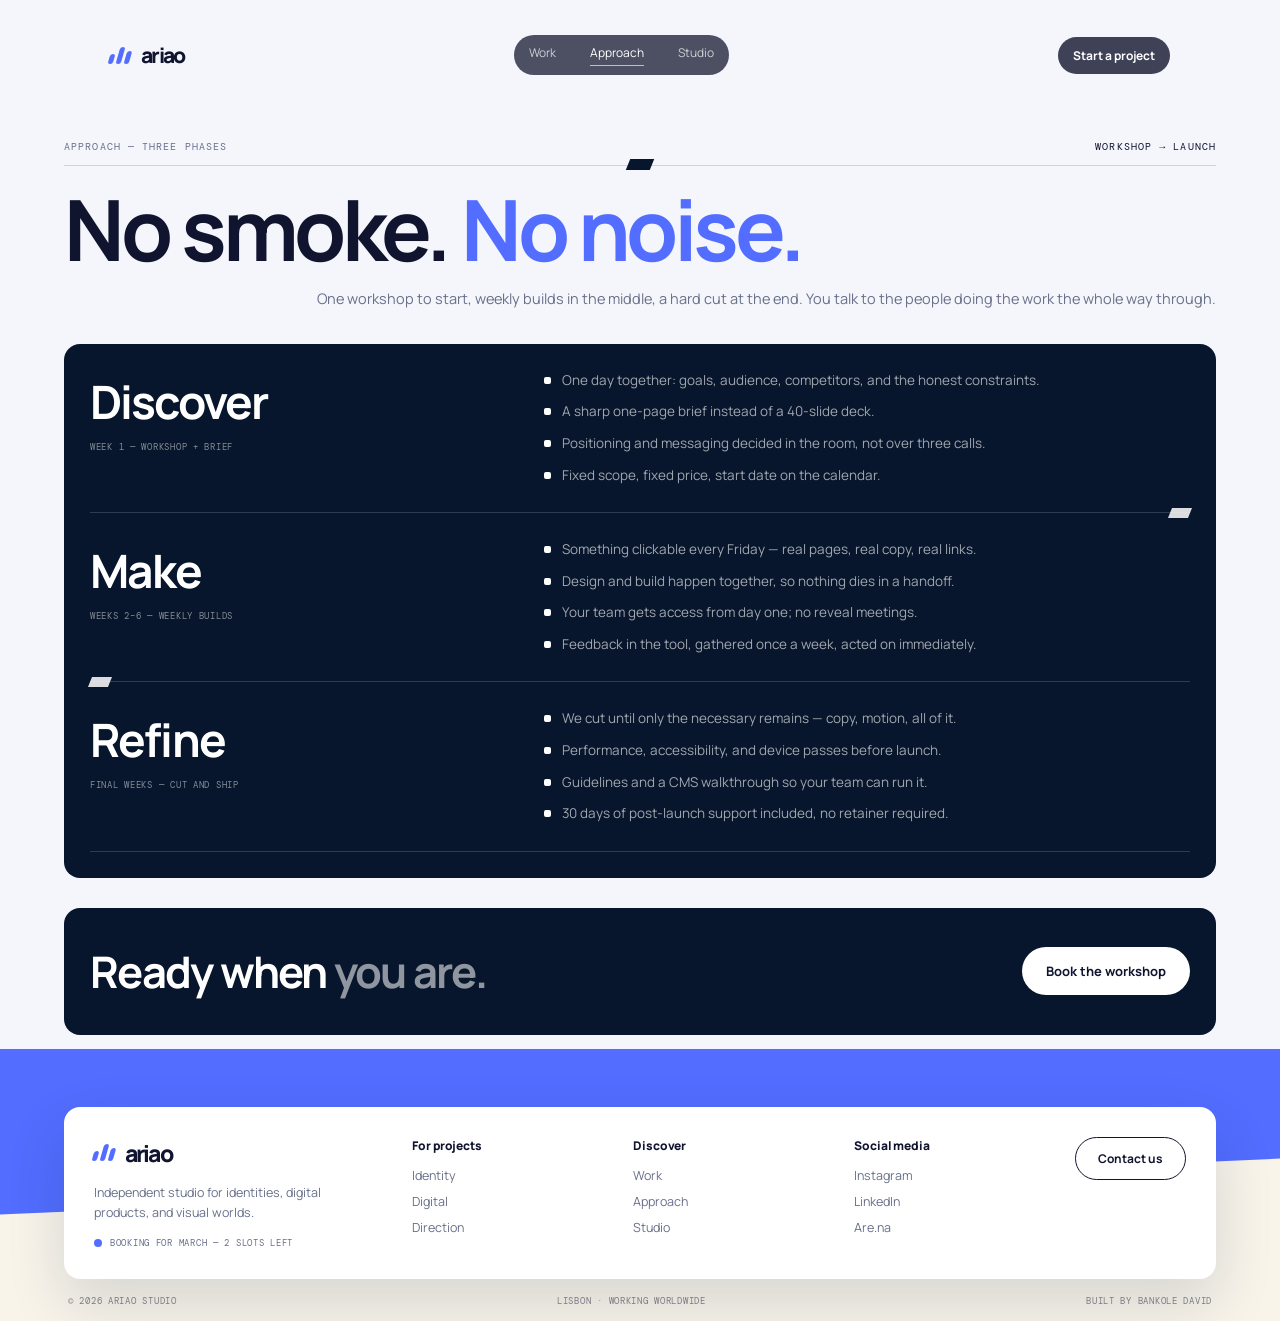
<file: approach.html>
<!doctype html>
<html lang="en">
  <head>
    <meta charset="UTF-8" />
    <meta name="viewport" content="width=device-width, initial-scale=1.0" />
    <meta name="description" content="How Ariao works — three phases, one team, no handoffs." />
    <title>Approach | Ariao</title>
    <link rel="preconnect" href="https://fonts.googleapis.com" />
    <link rel="preconnect" href="https://fonts.gstatic.com" crossorigin />
    <link href="https://fonts.googleapis.com/css2?family=DM+Mono:wght@400;500&family=Manrope:wght@400;500;600;700;800&display=swap" rel="stylesheet" />
    <link rel="stylesheet" href="styles.css" />
  </head>
  <body>
    <div class="scroll-progress" aria-hidden="true"></div>
    <header class="topbar page-topbar">
      <a class="logo" href="index.html"><span class="logo-symbol"><i></i><i></i><i></i></span>ariao</a>
      <input type="checkbox" id="nav-toggle" class="nav-toggle" aria-hidden="true" />
      <label for="nav-toggle" class="nav-burger" aria-label="Toggle navigation"><span></span><span></span><span></span></label>
      <nav aria-label="Primary navigation"><a href="work.html">Work</a><a class="is-current" href="approach.html">Approach</a><a href="studio.html">Studio</a></nav>
      <a class="contact-link" href="contact.html">Start a project</a>
    </header>

    <main>
      <section class="page-head reveal">
        <p class="kicker">Approach — three phases <span>Workshop → Launch</span></p>
        <h1>No smoke. <i>No noise.</i></h1>
        <p class="lede">One workshop to start, weekly builds in the middle, a hard cut at the end. You talk to the people doing the work the whole way through.</p>
      </section>

      <section class="phases reveal">
        <div class="phases-panel">
          <article class="phase">
          <div>
            <h3>Discover</h3>
            <span class="phase-tag">Week 1 — workshop + brief</span>
          </div>
          <ul>
            <li>One day together: goals, audience, competitors, and the honest constraints.</li>
            <li>A sharp one-page brief instead of a 40-slide deck.</li>
            <li>Positioning and messaging decided in the room, not over three calls.</li>
            <li>Fixed scope, fixed price, start date on the calendar.</li>
          </ul>
        </article>
        <article class="phase">
          <div>
            <h3>Make</h3>
            <span class="phase-tag">Weeks 2–6 — weekly builds</span>
          </div>
          <ul>
            <li>Something clickable every Friday — real pages, real copy, real links.</li>
            <li>Design and build happen together, so nothing dies in a handoff.</li>
            <li>Your team gets access from day one; no reveal meetings.</li>
            <li>Feedback in the tool, gathered once a week, acted on immediately.</li>
          </ul>
        </article>
        <article class="phase">
          <div>
            <h3>Refine</h3>
            <span class="phase-tag">Final weeks — cut and ship</span>
          </div>
          <ul>
            <li>We cut until only the necessary remains — copy, motion, all of it.</li>
            <li>Performance, accessibility, and device passes before launch.</li>
            <li>Guidelines and a CMS walkthrough so your team can run it.</li>
            <li>30 days of post-launch support included, no retainer required.</li>
          </ul>
        </article>
        </div>
      </section>

      <section class="cta-band reveal">
        <h2>Ready when <i>you are.</i></h2>
        <a class="cta-pill" href="contact.html">Book the workshop</a>
      </section>
    </main>

    <footer id="contact">
      <div class="ft-card">
        <div class="ft-brand">
          <a class="logo" href="index.html"><span class="logo-symbol"><i></i><i></i><i></i></span>ariao</a>
          <p>Independent studio for identities, digital products, and visual worlds.</p>
          <span class="ft-slot"><i></i>Booking for March — 2 slots left</span>
        </div>
        <div class="ft-col">
          <h4>For projects</h4>
          <a href="index.html#services">Identity</a>
          <a href="index.html#services">Digital</a>
          <a href="index.html#services">Direction</a>
        </div>
        <div class="ft-col">
          <h4>Discover</h4>
          <a href="work.html">Work</a>
          <a href="approach.html">Approach</a>
          <a href="studio.html">Studio</a>
        </div>
        <div class="ft-col">
          <h4>Social media</h4>
          <a href="#">Instagram</a>
          <a href="#">LinkedIn</a>
          <a href="#">Are.na</a>
        </div>
        <a class="ft-contact" href="mailto:hello@ariao.studio">Contact us</a>
      </div>
      <div class="ft-bottom"><span>© 2026 Ariao Studio</span><span>Lisbon · Working worldwide</span><span>Built by <a href="https://devolabanks.xyz">Bankole David</a></span></div>
    </footer>
    <button class="to-top" type="button" aria-label="Scroll to top"><span>0%</span></button>
    <script src="script.js"></script>
  </body>
</html>
</file>
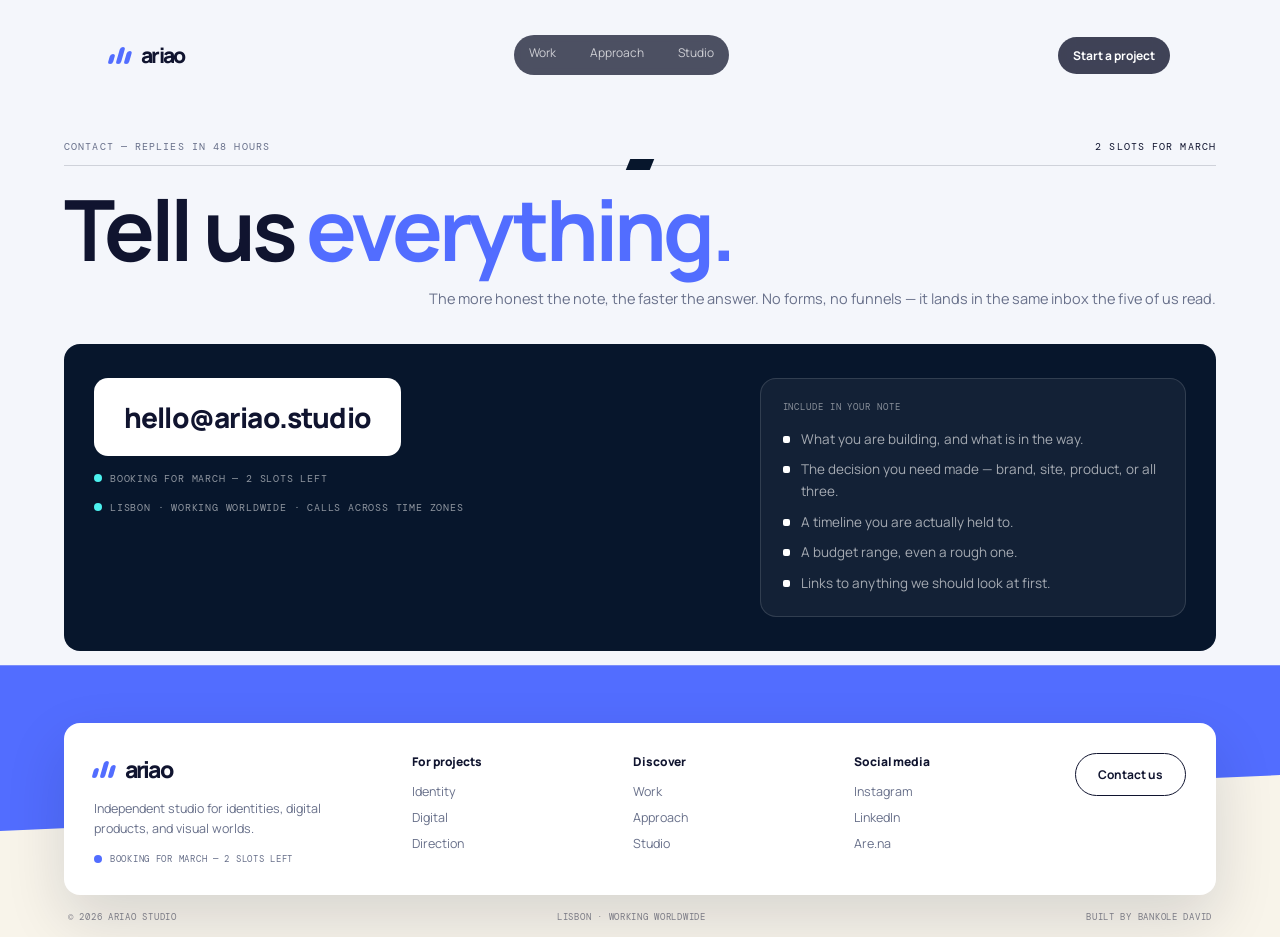
<file: contact.html>
<!doctype html>
<html lang="en">
  <head>
    <meta charset="UTF-8" />
    <meta name="viewport" content="width=device-width, initial-scale=1.0" />
    <meta name="description" content="Start a project with Ariao — replies in 48 hours." />
    <title>Contact | Ariao</title>
    <link rel="preconnect" href="https://fonts.googleapis.com" />
    <link rel="preconnect" href="https://fonts.gstatic.com" crossorigin />
    <link href="https://fonts.googleapis.com/css2?family=DM+Mono:wght@400;500&family=Manrope:wght@400;500;600;700;800&display=swap" rel="stylesheet" />
    <link rel="stylesheet" href="styles.css" />
  </head>
  <body>
    <div class="scroll-progress" aria-hidden="true"></div>
    <header class="topbar page-topbar">
      <a class="logo" href="index.html"><span class="logo-symbol"><i></i><i></i><i></i></span>ariao</a>
      <input type="checkbox" id="nav-toggle" class="nav-toggle" aria-hidden="true" />
      <label for="nav-toggle" class="nav-burger" aria-label="Toggle navigation"><span></span><span></span><span></span></label>
      <nav aria-label="Primary navigation"><a href="work.html">Work</a><a href="approach.html">Approach</a><a href="studio.html">Studio</a></nav>
      <a class="contact-link" href="contact.html">Start a project</a>
    </header>

    <main>
      <section class="page-head reveal">
        <p class="kicker">Contact — replies in 48 hours <span>2 slots for March</span></p>
        <h1>Tell us <i>everything.</i></h1>
        <p class="lede">The more honest the note, the faster the answer. No forms, no funnels — it lands in the same inbox the five of us read.</p>
      </section>

      <section class="contact-grid reveal">
        <div class="contact-panel">
          <div>
            <a class="contact-mail" href="mailto:hello@ariao.studio">hello@ariao.studio</a>
            <p class="contact-note"><i></i>Booking for March — 2 slots left</p>
            <p class="contact-note"><i></i>Lisbon · working worldwide · calls across time zones</p>
          </div>
          <aside class="contact-side">
            <h4>Include in your note</h4>
            <ul class="checklist">
              <li>What you are building, and what is in the way.</li>
              <li>The decision you need made — brand, site, product, or all three.</li>
              <li>A timeline you are actually held to.</li>
              <li>A budget range, even a rough one.</li>
              <li>Links to anything we should look at first.</li>
            </ul>
          </aside>
        </div>
      </section>
    </main>

    <footer id="contact">
      <div class="ft-card">
        <div class="ft-brand">
          <a class="logo" href="index.html"><span class="logo-symbol"><i></i><i></i><i></i></span>ariao</a>
          <p>Independent studio for identities, digital products, and visual worlds.</p>
          <span class="ft-slot"><i></i>Booking for March — 2 slots left</span>
        </div>
        <div class="ft-col">
          <h4>For projects</h4>
          <a href="index.html#services">Identity</a>
          <a href="index.html#services">Digital</a>
          <a href="index.html#services">Direction</a>
        </div>
        <div class="ft-col">
          <h4>Discover</h4>
          <a href="work.html">Work</a>
          <a href="approach.html">Approach</a>
          <a href="studio.html">Studio</a>
        </div>
        <div class="ft-col">
          <h4>Social media</h4>
          <a href="#">Instagram</a>
          <a href="#">LinkedIn</a>
          <a href="#">Are.na</a>
        </div>
        <a class="ft-contact" href="mailto:hello@ariao.studio">Contact us</a>
      </div>
      <div class="ft-bottom"><span>© 2026 Ariao Studio</span><span>Lisbon · Working worldwide</span><span>Built by <a href="https://devolabanks.xyz">Bankole David</a></span></div>
    </footer>
    <button class="to-top" type="button" aria-label="Scroll to top"><span>0%</span></button>
    <script src="script.js"></script>
  </body>
</html>
</file>
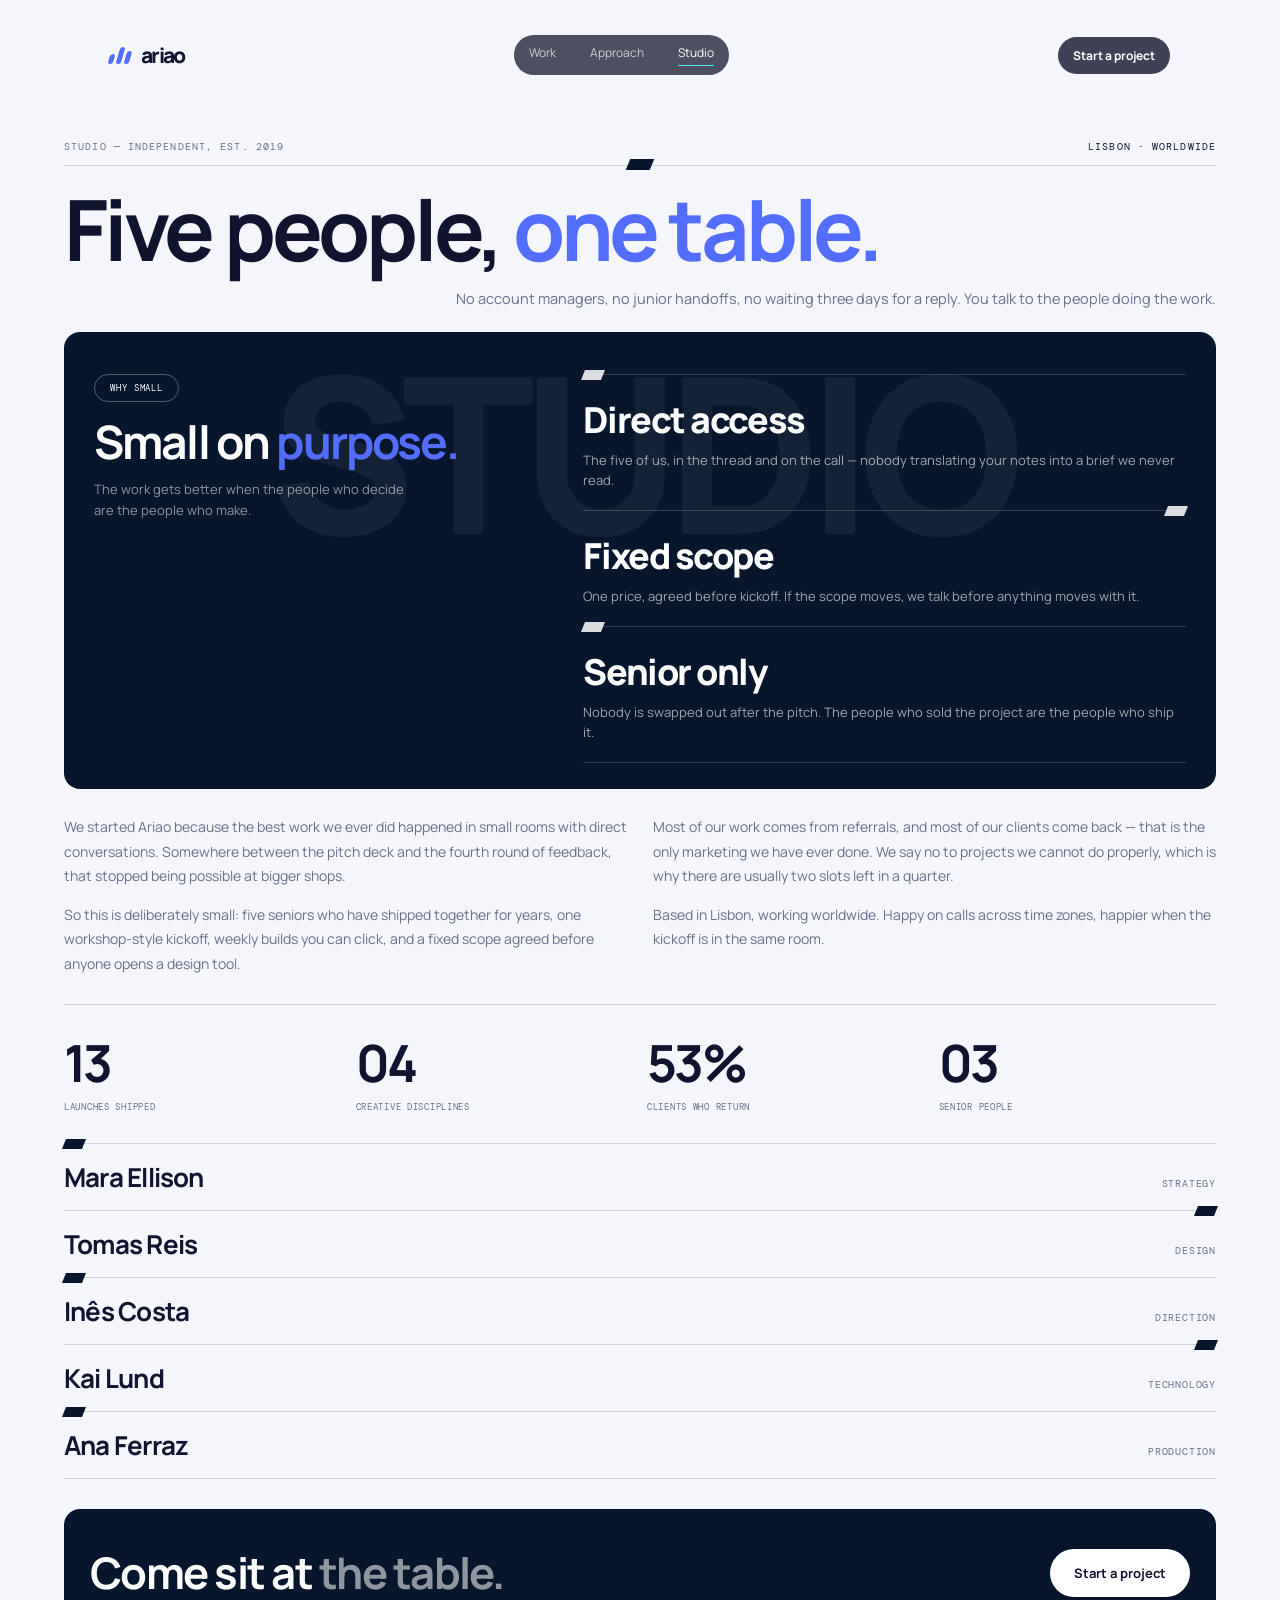
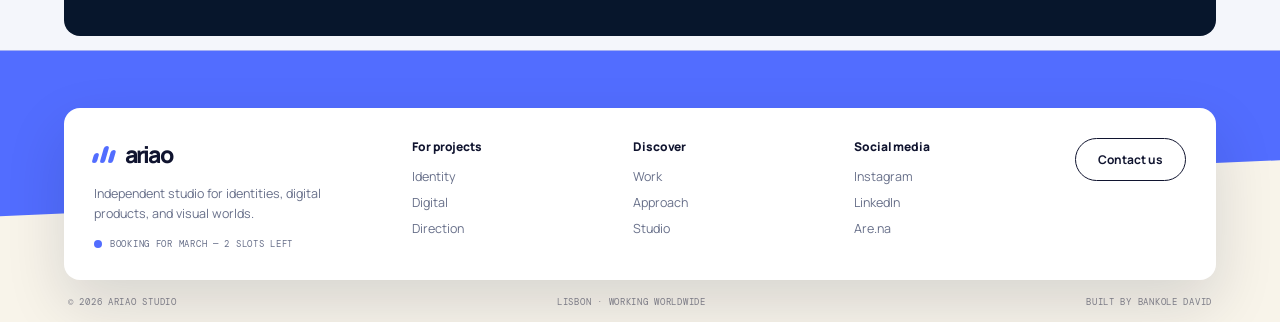
<file: studio.html>
<!doctype html>
<html lang="en">
  <head>
    <meta charset="UTF-8" />
    <meta name="viewport" content="width=device-width, initial-scale=1.0" />
    <meta name="description" content="About Ariao — five people, one table, no account managers." />
    <title>Studio | Ariao</title>
    <link rel="preconnect" href="https://fonts.googleapis.com" />
    <link rel="preconnect" href="https://fonts.gstatic.com" crossorigin />
    <link href="https://fonts.googleapis.com/css2?family=DM+Mono:wght@400;500&family=Manrope:wght@400;500;600;700;800&display=swap" rel="stylesheet" />
    <link rel="stylesheet" href="styles.css" />
  </head>
  <body>
    <div class="scroll-progress" aria-hidden="true"></div>
    <header class="topbar page-topbar">
      <a class="logo" href="index.html"><span class="logo-symbol"><i></i><i></i><i></i></span>ariao</a>
      <input type="checkbox" id="nav-toggle" class="nav-toggle" aria-hidden="true" />
      <label for="nav-toggle" class="nav-burger" aria-label="Toggle navigation"><span></span><span></span><span></span></label>
      <nav aria-label="Primary navigation"><a href="work.html">Work</a><a href="approach.html">Approach</a><a class="is-current" href="studio.html">Studio</a></nav>
      <a class="contact-link" href="contact.html">Start a project</a>
    </header>

    <main>
      <section class="page-head reveal">
        <p class="kicker">Studio — independent, est. 2019 <span>Lisbon · Worldwide</span></p>
        <h1>Five people, <i>one table.</i></h1>
        <p class="lede">No account managers, no junior handoffs, no waiting three days for a reply. You talk to the people doing the work.</p>
      </section>

      <section class="ap reveal">
        <div class="ap-panel">
          <span class="ap-word" aria-hidden="true">STUDIO</span>
          <div class="ap-body">
            <div class="ap-head">
              <p class="ap-pill">Why small</p>
              <h2>Small on <i>purpose.</i></h2>
              <p class="ap-sub">The work gets better when the people who decide are the people who make.</p>
            </div>
            <div class="ap-steps">
              <div class="ap-step">
                <div><span>Direct access</span><p>The five of us, in the thread and on the call — nobody translating your notes into a brief we never read.</p></div>
              </div>
              <div class="ap-step">
                <div><span>Fixed scope</span><p>One price, agreed before kickoff. If the scope moves, we talk before anything moves with it.</p></div>
              </div>
              <div class="ap-step">
                <div><span>Senior only</span><p>Nobody is swapped out after the pitch. The people who sold the project are the people who ship it.</p></div>
              </div>
            </div>
          </div>
        </div>
      </section>

      <section class="cols reveal">
        <div>
          <p>We started Ariao because the best work we ever did happened in small rooms with direct conversations. Somewhere between the pitch deck and the fourth round of feedback, that stopped being possible at bigger shops.</p>
          <p>So this is deliberately small: five seniors who have shipped together for years, one workshop-style kickoff, weekly builds you can click, and a fixed scope agreed before anyone opens a design tool.</p>
        </div>
        <div>
          <p>Most of our work comes from referrals, and most of our clients come back — that is the only marketing we have ever done. We say no to projects we cannot do properly, which is why there are usually two slots left in a quarter.</p>
          <p>Based in Lisbon, working worldwide. Happy on calls across time zones, happier when the kickoff is in the same room.</p>
        </div>
      </section>

      <section class="big-stats reveal">
        <div><b>24</b><span>launches shipped</span></div>
        <div><b>08</b><span>creative disciplines</span></div>
        <div><b>95%</b><span>clients who return</span></div>
        <div><b>05</b><span>senior people</span></div>
      </section>

      <section class="roster reveal">
        <div class="roster-row"><b>Mara Ellison</b><span>Strategy</span></div>
        <div class="roster-row"><b>Tomas Reis</b><span>Design</span></div>
        <div class="roster-row"><b>Inês Costa</b><span>Direction</span></div>
        <div class="roster-row"><b>Kai Lund</b><span>Technology</span></div>
        <div class="roster-row"><b>Ana Ferraz</b><span>Production</span></div>
      </section>

      <section class="cta-band reveal">
        <h2>Come sit at <i>the table.</i></h2>
        <a class="cta-pill" href="contact.html">Start a project</a>
      </section>
    </main>

    <footer id="contact">
      <div class="ft-card">
        <div class="ft-brand">
          <a class="logo" href="index.html"><span class="logo-symbol"><i></i><i></i><i></i></span>ariao</a>
          <p>Independent studio for identities, digital products, and visual worlds.</p>
          <span class="ft-slot"><i></i>Booking for March — 2 slots left</span>
        </div>
        <div class="ft-col">
          <h4>For projects</h4>
          <a href="index.html#services">Identity</a>
          <a href="index.html#services">Digital</a>
          <a href="index.html#services">Direction</a>
        </div>
        <div class="ft-col">
          <h4>Discover</h4>
          <a href="work.html">Work</a>
          <a href="approach.html">Approach</a>
          <a href="studio.html">Studio</a>
        </div>
        <div class="ft-col">
          <h4>Social media</h4>
          <a href="#">Instagram</a>
          <a href="#">LinkedIn</a>
          <a href="#">Are.na</a>
        </div>
        <a class="ft-contact" href="mailto:hello@ariao.studio">Contact us</a>
      </div>
      <div class="ft-bottom"><span>© 2026 Ariao Studio</span><span>Lisbon · Working worldwide</span><span>Built by <a href="https://devolabanks.xyz">Bankole David</a></span></div>
    </footer>
    <button class="to-top" type="button" aria-label="Scroll to top"><span>0%</span></button>
    <script src="script.js"></script>
  </body>
</html>
</file>
<file: styles.css>
:root {
  --text-primary: #10142f;
  --surface-dark: #07162c;
  --bg-page: #f4f6fb;
  --text-muted: #68708a;
  --accent-blue: #526dff;
  --accent-cyan: #4cf1ef;
  --accent-violet: #a88dff;
  --border-light: rgba(16, 20, 47, .16);
  --border-on-dark: rgba(255, 255, 255, .16);
}

* {
  box-sizing: border-box;
}

html {
  scroll-behavior: smooth;
}

body {
  margin: 0;
  background: var(--bg-page);
  color: var(--text-primary);
  font-family: Manrope, sans-serif;
}

a {
  color: inherit;
  text-decoration: none;
}

.scroll-progress {
  position: fixed;
  z-index: 20;
  top: 0;
  left: 0;
  width: 0;
  height: 3px;
  background: linear-gradient(90deg, var(--accent-blue), var(--accent-cyan));
  transition: width .08s linear;
}

/* ---------- Topbar (approved) ---------- */
.topbar {
  position: absolute;
  z-index: 10;
  top: 24px;
  left: 5vw;
  width: 90vw;
  height: 62px;
  padding: 0 3.5vw;
  display: flex;
  align-items: center;
  justify-content: space-between;
  color: #fff;
  font-size: 12px;
}

.logo {
  display: flex;
  align-items: center;
  gap: 10px;
  font-size: 21px;
  font-weight: 800;
  letter-spacing: -.08em;
}

.logo-symbol {
  display: flex;
  gap: 3px;
  align-items: end;
  transform: skew(-16deg);
}

.logo-symbol i {
  display: block;
  width: 5px;
  border-radius: 4px;
  background: var(--accent-blue);
}

.logo-symbol i:nth-child(1) {
  height: 10px;
}

.logo-symbol i:nth-child(2) {
  height: 17px;
}

.logo-symbol i:nth-child(3) {
  height: 13px;
}

nav {
  display: flex;
  gap: 34px;
  padding: 9px 15px;
  border-radius: 999px;
  background: rgba(12, 16, 40, .72);
  color: rgba(255, 255, 255, .72);
  backdrop-filter: blur(8px);
}

nav a:hover {
  color: #fff;
}

.contact-link {
  padding: 10px 15px;
  border-radius: 999px;
  background: rgba(12, 16, 40, .78);
  font-weight: 700;
  backdrop-filter: blur(8px);
}

.nav-toggle,
.nav-burger {
  display: none;
}

/* ---------- Hero (approved) ---------- */
.hero {
  margin: 24px 5vw 0;
  height: calc(100vh - 48px);
  min-height: 620px;
  display: grid;
  grid-template-columns: 43% 57%;
  border-radius: 16px;
  overflow: hidden;
  animation: hero-in .8s cubic-bezier(.2, .75, .25, 1) both;
}

.hero-intro {
  padding: clamp(120px, 18vh, 175px) 8vw 35px 5vw;
  background: var(--text-primary);
  color: #fff;
}

.kicker {
  margin: 0;
  font: 10px "DM Mono", monospace;
  letter-spacing: .11em;
  text-transform: uppercase;
  color: var(--text-muted);
}

.hero .kicker {
  color: rgba(255, 255, 255, .56);
}

h1 {
  margin: clamp(28px, 5vh, 43px) 0 25px;
  font-size: clamp(58px, 7.4vw, 108px);
  line-height: .86;
  letter-spacing: -.1em;
}

h1 span,
h2 i {
  font-style: normal;
  color: var(--accent-blue);
}

.hero-description {
  max-width: 285px;
  color: rgba(255, 255, 255, .62);
  font-size: 14px;
  line-height: 1.7;
}

.hero-actions {
  display: flex;
  align-items: center;
  gap: 25px;
}

.pill-link {
  display: inline-flex;
  align-items: center;
  gap: 24px;
  margin-top: 28px;
  padding: 14px 18px;
  border: 1px solid rgba(255, 255, 255, .3);
  border-radius: 999px;
  font-size: 11px;
  transition: background .25s, transform .25s;
}

.pill-link:hover {
  background: var(--accent-blue);
  transform: translateY(-3px);
}

.pill-link span {
  color: var(--accent-blue);
  font-size: 17px;
}

.hero-work-link {
  margin-top: 28px;
  color: rgba(255, 255, 255, .58);
  font: 10px "DM Mono", monospace;
  text-transform: uppercase;
}

.hero-stats {
  display: flex;
  gap: 34px;
  margin-top: clamp(35px, 7vh, 72px);
}

.hero-stats div {
  display: grid;
  gap: 5px;
}

.hero-stats strong {
  font-size: 22px;
  letter-spacing: -.07em;
}

.hero-stats span {
  font: 9px "DM Mono", monospace;
  color: rgba(255, 255, 255, .5);
  text-transform: uppercase;
}

.hero-visual {
  position: relative;
  overflow: hidden;
  background: #dbe1f3;
}

.hero-visual:after {
  content: "";
  position: absolute;
  inset: 0;
  background: linear-gradient(180deg, rgba(70, 81, 160, .05), rgba(14, 20, 59, .17));
}

.hero-visual img {
  width: 100%;
  height: 108%;
  object-fit: cover;
  object-position: 63% center;
  mix-blend-mode: multiply;
  animation: visual-drift 12s ease-in-out infinite alternate;
}

.visual-stack {
  position: absolute;
  z-index: 2;
  left: 7%;
  top: 54%;
  width: 235px;
  display: grid;
  gap: 10px;
}

.visual-caption {
  padding: 14px 17px;
  border-left: 2px solid var(--accent-cyan);
  background: rgba(244, 246, 251, .82);
  backdrop-filter: blur(8px);
  display: grid;
  gap: 9px;
  color: var(--text-primary);
}

.visual-caption span {
  font: 9px "DM Mono", monospace;
  text-transform: uppercase;
  color: var(--text-muted);
}

.visual-caption strong {
  font-size: 14px;
}

.visual-caption em {
  color: var(--accent-blue);
  font-style: normal;
}

.floating-card {
  display: flex;
  align-items: center;
  gap: 10px;
  width: 100%;
  padding: 12px 17px;
  border: 1px solid rgba(255, 255, 255, .65);
  border-radius: 4px;
  background: rgba(248, 249, 255, .78);
  box-shadow: 0 8px 25px rgba(34, 38, 93, .1);
  backdrop-filter: blur(10px);
  color: var(--text-primary);
}

.floating-card .card-icon {
  display: grid;
  place-items: center;
  width: 25px;
  height: 25px;
  border-radius: 3px;
  background: rgba(82, 114, 255, .12);
  color: var(--accent-blue);
}

.floating-card span:not(.card-icon) {
  display: grid;
  gap: 3px;
}

.floating-card b {
  font-size: 10px;
}

.floating-card small {
  font: 8px "DM Mono", monospace;
  color: var(--text-muted);
}

.card-digital .card-icon {
  background: rgba(168, 141, 255, .13);
  color: var(--accent-violet);
}

/* ---------- Collaborators (approved) ---------- */
.collaborators {
  display: flex;
  align-items: center;
  justify-content: space-between;
  padding: 28px 5vw;
  border-bottom: 1px solid var(--border-light);
  font-size: 15px;
  color: #747b90;
}

.collaborators>span {
  font: 9px "DM Mono", monospace;
  text-transform: uppercase;
  color: var(--text-muted);
}

.collaborators strong {
  font-weight: 700;
  letter-spacing: -.05em;
}

.collaborators small {
  color: var(--accent-blue);
  font-size: 9px;
  vertical-align: top;
}

/* ---------- Shared section shell ---------- */
.st,
.sv,
.wk,
.ap {
  padding: 14px 5vw 0;
}

.reveal {
  opacity: 0;
  transform: translateY(35px);
  transition: opacity .8s ease, transform .8s cubic-bezier(.2, .75, .25, 1);
}

.reveal.is-visible {
  opacity: 1;
  transform: none;
}

/* ---------- Statement (inspo: giant type, inline image, proof row) ---------- */
.st {
  padding-top: 46px;
}

.st-kicker {
  display: flex;
  justify-content: space-between;
  gap: 12px;
  margin: 0 0 22px;
  padding-bottom: 12px;
  font: 10px "DM Mono", monospace;
  letter-spacing: .1em;
  text-transform: uppercase;
  color: var(--text-muted);
}

.st-kicker span {
  color: var(--text-primary);
}

.st-title {
  margin: 0;
  font-size: clamp(34px, 5.4vw, 74px);
  font-weight: 800;
  line-height: .98;
  letter-spacing: -.05em;
}

.st-title>span {
  display: block;
}

.st-faint {
  color: #aeb5c9;
}

.st-inline {
  display: inline-block;
  width: clamp(74px, 9vw, 130px);
  height: clamp(38px, 4.6vw, 64px);
  object-fit: cover;
  border-radius: 999px;
  vertical-align: middle;
  margin: 0 6px;
  transform: translateY(-4px);
}

.st-row {
  display: grid;
  grid-template-columns: 1.4fr auto auto;
  gap: 26px;
  align-items: end;
  margin-top: 30px;
  padding-top: 16px;
  border-top: 1px solid var(--border-light);
}

.st-row>p {
  max-width: 430px;
  margin: 0;
  font-size: 13.5px;
  line-height: 1.65;
  color: var(--text-muted);
}

.st-stats {
  display: flex;
  gap: 22px;
}

.st-stats>span {
  display: grid;
  gap: 3px;
}

.st-stats b {
  font-size: 26px;
  letter-spacing: -.05em;
}

.st-stats small,
.st-book small {
  font: 9px "DM Mono", monospace;
  text-transform: uppercase;
  letter-spacing: .08em;
  color: var(--text-muted);
}

.st-book {
  display: grid;
  gap: 7px;
  justify-items: end;
  text-align: right;
}

.st-cta {
  display: inline-block;
  padding: 12px 20px;
  border-radius: 999px;
  background: var(--text-primary);
  color: #fff;
  font-size: 12px;
  font-weight: 700;
  transition: background .2s, transform .2s;
}

.st-cta:hover {
  background: var(--accent-blue);
  transform: translateY(-2px);
}

/* ---------- Services (inspo: feature card grid) ---------- */
.sv-panel {
  border: 1px solid var(--border-light);
  border-radius: 16px;
  background: #fff;
  padding: 18px;
}

.sv-head {
  display: flex;
  align-items: center;
  justify-content: space-between;
  gap: 12px;
  padding-bottom: 14px;
}

.sv-cta {
  padding: 10px 17px;
  border-radius: 999px;
  background: var(--text-primary);
  color: #fff;
  font: 10px "DM Mono", monospace;
  text-transform: uppercase;
  letter-spacing: .08em;
  transition: background .2s;
}

.sv-cta:hover {
  background: var(--accent-blue);
}

.sv-feat {
  display: grid;
  grid-template-columns: 300px 1fr;
  gap: 20px;
  margin-top: 16px;
  padding-bottom: 16px;
  border-bottom: 1px solid var(--border-light);
}

.sv-feat img {
  width: 100%;
  height: 190px;
  object-fit: cover;
  border-radius: 10px;
  display: block;
}

.sv-feat h3,
.sv-duo h3 {
  margin: 0 0 7px;
  font-size: 24px;
  letter-spacing: -.04em;
}

.sv-feat p,
.sv-duo p {
  margin: 0;
  font-size: 13px;
  line-height: 1.6;
  color: var(--text-muted);
}

.sv-feat span,
.sv-duo span {
  display: block;
  margin-top: 10px;
  font: 9px "DM Mono", monospace;
  text-transform: uppercase;
  letter-spacing: .08em;
  color: var(--text-muted);
}

.sv-duo {
  display: grid;
  grid-template-columns: 1fr 1fr;
  gap: 20px;
  margin-top: 16px;
}

.sv-duo article {
  padding-right: 20px;
  border-right: 1px solid var(--border-light);
}

.sv-duo article:last-child {
  border-right: 0;
  padding-right: 0;
}

/* ---------- Work (inspo: full-bleed cover, giant wordmark, floating chips) ---------- */
.wk-panel {
  border: 1px solid var(--border-light);
  border-radius: 16px;
  overflow: hidden;
  background: #fff;
}

.wk-cover {
  position: relative;
  height: min(56vw, 480px);
  overflow: hidden;
  background: var(--surface-dark);
}

.wk-cover>img {
  width: 100%;
  height: 100%;
  object-fit: cover;
  display: block;
  transition: transform .5s;
}

.wk-cover:hover>img {
  transform: scale(1.03);
}

.wk-giant {
  position: absolute;
  top: 2px;
  left: 0;
  right: 0;
  text-align: center;
  font-size: clamp(70px, 13vw, 180px);
  font-weight: 800;
  letter-spacing: -.06em;
  line-height: 1;
  color: rgba(255, 255, 255, .9);
  pointer-events: none;
  user-select: none;
  mix-blend-mode: overlay;
}

.wk-chip {
  position: absolute;
  z-index: 2;
  top: 16px;
  display: flex;
  align-items: center;
  gap: 8px;
  padding: 9px 13px;
  border-radius: 10px;
  background: rgba(244, 246, 251, .94);
  backdrop-filter: blur(6px);
  font: 9px "DM Mono", monospace;
  text-transform: uppercase;
  letter-spacing: .08em;
}

.wk-chip b {
  font-size: 17px;
  letter-spacing: -.04em;
}

.wk-chip small {
  color: var(--text-muted);
}

.wk-chip-a {
  left: 16px;
}

.wk-chip-b {
  right: 16px;
}

.wk-cover h2 {
  position: absolute;
  z-index: 2;
  left: 24px;
  bottom: 18px;
  margin: 0;
  font-size: clamp(34px, 5vw, 64px);
  line-height: .95;
  letter-spacing: -.05em;
  color: #fff;
}

.wk-cover h2 i {
  color: #fff;
  opacity: .55;
}

.wk-meta {
  display: flex;
  align-items: center;
  justify-content: space-between;
  gap: 14px;
  padding: 13px 20px;
  font: 10px "DM Mono", monospace;
  text-transform: uppercase;
  letter-spacing: .08em;
  color: var(--text-muted);
}

.wk-meta a {
  padding: 9px 16px;
  border-radius: 999px;
  background: var(--text-primary);
  color: #fff;
  transition: background .2s;
}

.wk-meta a:hover {
  background: var(--accent-blue);
}

/* ---------- Approach (deep navy panel, giant ghost wordmark, editorial split, hairline step rows) ---------- */
.ap-panel {
  position: relative;
  overflow: hidden;
  background: #07162c;
  color: #fff;
  border-radius: 16px;
  padding: 42px 30px 26px;
}

.ap-word {
  position: absolute;
  top: 10px;
  left: 50%;
  transform: translateX(-50%);
  font-size: clamp(96px, 17vw, 230px);
  font-weight: 800;
  letter-spacing: -.06em;
  line-height: 1;
  color: rgba(255, 255, 255, .055);
  pointer-events: none;
  user-select: none;
  white-space: nowrap;
}

.ap-body {
  position: relative;
  z-index: 1;
  display: grid;
  grid-template-columns: .85fr 1.15fr;
  gap: 44px;
  align-items: start;
}

.ap-pill {
  display: inline-block;
  margin: 0;
  padding: 7px 15px;
  border: 1px solid rgba(255, 255, 255, .3);
  border-radius: 999px;
  font: 9px "DM Mono", monospace;
  text-transform: uppercase;
  letter-spacing: .1em;
}

.ap-panel h2 {
  margin: 16px 0 0;
  font-size: clamp(28px, 3.6vw, 48px);
  line-height: 1.02;
  letter-spacing: -.04em;
}

.ap-sub {
  max-width: 330px;
  margin: 14px 0 0;
  font-size: 13px;
  line-height: 1.6;
  color: rgba(255, 255, 255, .55);
}

.ap-steps {
  position: relative;
  z-index: 1;
}

.ap-step {
  padding: 20px 0;
  border-top: 1px solid rgba(255, 255, 255, .16);
  transition: padding-left .25s, background .25s;
}

.ap-step:last-child {
  border-bottom: 1px solid rgba(255, 255, 255, .16);
}

.ap-step:hover {
  padding-left: 12px;
  background: rgba(255, 255, 255, .04);
}

.ap-step span {
  display: block;
  font-size: clamp(24px, 2.8vw, 38px);
  font-weight: 800;
  letter-spacing: -.04em;
}

.ap-step p {
  margin: 6px 0 0;
  font-size: 13px;
  line-height: 1.55;
  color: rgba(255, 255, 255, .62);
}

.ap-proof {
  position: relative;
  z-index: 1;
  display: flex;
  align-items: center;
  gap: 16px;
  margin-top: 14px;
  padding: 12px 16px;
  border-radius: 12px;
  background: #fff;
  color: var(--text-primary);
  text-align: left;
  box-shadow: 0 18px 40px rgba(0, 0, 0, .28);
}

.ap-proof img {
  width: 44px;
  height: 44px;
  object-fit: cover;
  border-radius: 10px;
  flex: none;
}

.ap-who,
.ap-num {
  display: grid;
  gap: 2px;
}

.ap-who {
  flex: 1;
}

.ap-who b,
.ap-num b {
  font-size: 13px;
  letter-spacing: -.02em;
}

.ap-who small,
.ap-num small {
  font: 9px "DM Mono", monospace;
  text-transform: uppercase;
  letter-spacing: .08em;
  color: var(--text-muted);
}

.ap-proof>a {
  margin-left: auto;
  padding: 11px 17px;
  border-radius: 999px;
  background: var(--text-primary);
  color: #fff;
  font-size: 11px;
  font-weight: 700;
  white-space: nowrap;
  transition: background .2s;
}

.ap-proof>a:hover {
  background: var(--accent-blue);
}

/* ---------- Footer (inspo: floating white card + link columns over slanted blue block on cream) ---------- */
footer {
  position: relative;
  overflow: hidden;
  margin-top: 14px;
  padding: 58px 5vw 14px;
  background: #f8f4ea;
}

footer::before {
  content: "";
  position: absolute;
  top: 0;
  left: -4%;
  width: 108%;
  height: 168px;
  background: var(--accent-blue);
  clip-path: polygon(0 0, 100% 0, 100% 64%, 0 100%);
}

.ft-card {
  position: relative;
  z-index: 1;
  display: grid;
  grid-template-columns: 1.5fr repeat(3, 1fr) auto;
  gap: 26px;
  align-items: start;
  padding: 30px;
  border-radius: 16px;
  background: #fff;
  box-shadow: 0 24px 60px rgba(16, 20, 47, .14);
}

.ft-brand .logo {
  color: var(--text-primary);
  font-size: 23px;
}

.ft-brand p {
  max-width: 230px;
  margin: 14px 0 0;
  font-size: 12.5px;
  line-height: 1.6;
  color: var(--text-muted);
}

.ft-slot {
  display: flex;
  align-items: center;
  gap: 8px;
  margin-top: 14px;
  font: 9px "DM Mono", monospace;
  text-transform: uppercase;
  letter-spacing: .08em;
  color: var(--text-muted);
}

.ft-slot i {
  width: 8px;
  height: 8px;
  border-radius: 50%;
  background: var(--accent-blue);
  animation: slot-pulse 1.6s ease-in-out infinite;
}

@keyframes slot-pulse {
  50% {
    opacity: .3;
  }
}

.ft-col {
  display: grid;
  gap: 9px;
  align-content: start;
}

.ft-col h4 {
  margin: 0 0 4px;
  font-size: 12px;
  font-weight: 800;
  letter-spacing: -.01em;
  color: var(--text-primary);
}

.ft-col a {
  font-size: 12.5px;
  color: var(--text-muted);
  transition: color .2s;
}

.ft-col a:hover {
  color: var(--accent-blue);
}

.ft-contact {
  display: inline-block;
  padding: 12px 22px;
  border: 1px solid var(--text-primary);
  border-radius: 999px;
  background: #fff;
  color: var(--text-primary);
  font-size: 12px;
  font-weight: 700;
  white-space: nowrap;
  transition: background .2s, color .2s;
}

.ft-contact:hover {
  background: var(--text-primary);
  color: #fff;
}

.ft-bottom {
  position: relative;
  z-index: 1;
  display: flex;
  justify-content: space-between;
  gap: 12px;
  padding: 16px 4px 0;
  font: 9px "DM Mono", monospace;
  text-transform: uppercase;
  letter-spacing: .08em;
  color: rgba(16, 20, 47, .5);
}

/* ---------- Motion ---------- */
@keyframes hero-in {
  from {
    opacity: 0;
    transform: translateY(18px);
  }

  to {
    opacity: 1;
    transform: none;
  }
}

@keyframes visual-drift {
  from {
    transform: scale(1);
  }

  to {
    transform: scale(1.045) translate3d(-1%, 1%, 0);
  }
}

/* ---------- Responsive ---------- */
@media(min-width: 761px) {
  .topbar {
    left: 5.4vw;
    width: 89.2vw;
    padding: 0 3.2vw;
  }

  .hero {
    margin: 24px 5.4vw 0;
    grid-template-columns: 48% 52%;
  }

  .hero-intro {
    padding: 175px 8vw 35px 3.2vw;
  }

  h1 {
    font-size: clamp(58px, 7vw, 96px);
    line-height: .9;
    margin: 28px 0 22px;
  }

  .hero-stats {
    margin-top: 58px;
  }
}

@media(max-width: 900px) {
  .sv-feat {
    grid-template-columns: 1fr;
  }

  .st-row {
    grid-template-columns: 1fr;
    align-items: start;
    gap: 18px;
  }

  .st-book {
    justify-items: start;
    text-align: left;
  }
}

@media(max-width: 760px) {
  .topbar {
    top: 16px;
    left: 3.5vw;
    width: 93vw;
    height: 62px;
    padding: 0 4vw;
  }

  .topbar nav {
    position: fixed;
    inset: 0;
    z-index: 15;
    display: none;
    flex-direction: column;
    justify-content: center;
    gap: 4px;
    padding: 96px 8vw 56px;
    border-radius: 0;
    background: #10142f;
    box-shadow: none;
  }

  .nav-toggle:checked~nav {
    display: flex;
  }

  body:has(.nav-toggle:checked) {
    overflow: hidden;
  }

  .topbar nav a {
    padding: 16px 0;
    border-top: 1px solid rgba(255, 255, 255, .16);
    border-radius: 0;
    font-size: clamp(36px, 11vw, 54px);
    font-weight: 800;
    letter-spacing: -.05em;
    color: #fff;
    transition: color .2s, padding-left .2s;
  }

  .topbar nav a:last-child {
    border-bottom: 1px solid rgba(255, 255, 255, .16);
  }

  .topbar nav a:first-child {
    border-bottom: 0;
    padding-bottom: 16px;
  }

  .topbar nav a:hover {
    color: var(--accent-cyan);
    padding-left: 10px;
    background: transparent;
  }

  .logo {
    position: relative;
    z-index: 16;
  }

  .nav-burger {
    position: relative;
    z-index: 16;
    display: flex;
    flex-direction: column;
    justify-content: center;
    gap: 4px;
    order: 2;
    width: 42px;
    height: 42px;
    padding: 0 11px;
    border-radius: 999px;
    background: rgba(12, 16, 40, .78);
    backdrop-filter: blur(8px);
    cursor: pointer;
  }

  .nav-burger span {
    display: block;
    height: 2px;
    border-radius: 2px;
    background: #fff;
    transition: transform .25s, opacity .25s;
  }

  .nav-toggle:checked~.nav-burger span:nth-child(1) {
    transform: translateY(6px) rotate(45deg);
  }

  .nav-toggle:checked~.nav-burger span:nth-child(2) {
    opacity: 0;
  }

  .nav-toggle:checked~.nav-burger span:nth-child(3) {
    transform: translateY(-6px) rotate(-45deg);
  }

  .contact-link {
    order: 1;
    margin-left: auto;
  }

  .hero {
    margin: 16px 5vw 0;
    display: block;
    height: auto;
    min-height: 0;
    border-radius: 16px;
    overflow: hidden;
  }

  .hero-intro {
    padding: 125px 8vw 65px;
  }

  .hero-visual {
    height: 510px;
  }

  .collaborators {
    flex-wrap: wrap;
    gap: 18px 28px;
  }

  .collaborators>span {
    width: 100%;
  }

  .st {
    padding-top: 34px;
  }

  .st-kicker span {
    display: none;
  }

  .sv-duo {
    grid-template-columns: 1fr;
    gap: 16px;
  }

  .sv-duo article {
    padding-right: 0;
    padding-bottom: 16px;
    border-right: 0;
    border-bottom: 1px solid var(--border-light);
  }

  .sv-duo article:last-child {
    border-bottom: 0;
    padding-bottom: 0;
  }

  .wk-giant {
    font-size: 56px;
  }

  .wk-chip-b {
    display: none;
  }

  .wk-cover {
    height: 400px;
  }

  .wk-meta {
    flex-wrap: wrap;
  }

  .ap-body {
    grid-template-columns: 1fr;
    gap: 24px;
  }

  .ap-proof {
    flex-wrap: wrap;
  }

  .ap-proof>a {
    margin-left: 0;
  }

  .ft-card {
    grid-template-columns: 1fr 1fr;
    gap: 22px;
    padding: 24px;
  }

  .ft-brand {
    grid-column: 1 / -1;
  }

  .ft-contact {
    grid-column: 1 / -1;
    justify-self: start;
  }

  .ft-bottom {
    flex-direction: column;
    align-items: flex-start;
    gap: 8px;
  }

  h1 {
    font-size: clamp(46px, 13vw, 64px);
  }

  .hero-stats {
    flex-wrap: wrap;
    gap: 18px 26px;
  }

  .st-title {
    font-size: clamp(30px, 9vw, 46px);
  }

  .st-inline {
    width: 64px;
    height: 34px;
  }

  .st-stats {
    flex-wrap: wrap;
  }

  .sv-feat img {
    height: 165px;
  }

  .wk-cover h2 {
    left: 16px;
    bottom: 14px;
    font-size: clamp(26px, 8vw, 40px);
  }

  .ap-panel {
    padding: 32px 18px 20px;
  }

  .ap-step span {
    font-size: 26px;
  }

  .ap-proof {
    display: grid;
    grid-template-columns: auto 1fr;
    grid-template-areas:
      "img who"
      "n1  n2"
      "cta cta";
    gap: 12px 14px;
    align-items: center;
  }

  .ap-proof img {
    grid-area: img;
  }

  .ap-who {
    grid-area: who;
  }

  .ap-n1 {
    grid-area: n1;
  }

  .ap-n2 {
    grid-area: n2;
  }

  .ap-proof>a {
    grid-area: cta;
    margin-left: 0;
    text-align: center;
  }

  .st,
  .sv,
  .wk,
  .ap {
    padding-left: 3.5vw;
    padding-right: 3.5vw;
  }

  footer {
    padding-left: 3.5vw;
    padding-right: 3.5vw;
  }

  .hero {
    margin-left: 3.5vw;
    margin-right: 3.5vw;
  }

  .collaborators {
    padding-left: 3.5vw;
    padding-right: 3.5vw;
  }
}

@media(max-width: 420px) {
  .contact-link {
    padding: 8px 11px;
    font-size: 11px;
  }

  .topbar {
    left: 12px;
    width: calc(100% - 24px);
    padding: 0 14px;
  }

  .ft-card {
    grid-template-columns: 1fr;
    padding: 22px 18px;
  }

  .collaborators {
    font-size: 13px;
    gap: 14px 20px;
  }

  .hero-intro {
    padding: 110px 7vw 55px;
  }

  .hero-visual {
    height: 430px;
  }

  .visual-stack {
    left: 5%;
    width: 215px;
  }

  .wk-cover {
    height: 330px;
  }

  .ap-proof {
    gap: 12px;
    padding: 12px;
  }

  .ap-proof>a {
    width: 100%;
    text-align: center;
  }

  .sv-panel {
    padding: 14px;
  }

  .ap-panel {
    padding: 26px 14px 16px;
  }

  .wk-meta {
    padding: 12px 14px;
  }

  .ft-card {
    padding: 20px 16px;
  }

  .st,
  .sv,
  .wk,
  .ap,
  footer {
    padding-left: 12px;
    padding-right: 12px;
  }

  .hero {
    margin-left: 12px;
    margin-right: 12px;
  }

  .collaborators {
    padding-left: 12px;
    padding-right: 12px;
  }
}

/* ---------- Subpages ---------- */
.page-topbar {
  color: var(--text-primary);
}

.page-topbar .contact-link {
  color: #fff;
}

.page-topbar nav a {
  padding-bottom: 4px;
  border-bottom: 1px solid transparent;
}

.page-topbar nav a:first-child {
  color: rgba(255, 255, 255, .72);
  border-bottom-color: transparent;
}

.page-topbar nav a.is-current {
  color: #fff;
  border-bottom-color: var(--accent-cyan);
}

.page-head {
  padding: 140px 5vw 6px;
}

.page-head .kicker {
  display: flex;
  justify-content: space-between;
  gap: 12px;
  margin-bottom: 22px;
  padding-bottom: 12px;
  border-bottom: 1px solid var(--border-light);
}

.page-head .kicker span {
  color: var(--text-primary);
}

.page-head h1 {
  margin: 14px 0 0;
  font-size: clamp(42px, 6.6vw, 88px);
  line-height: .96;
  letter-spacing: -.05em;
}

.page-head h1 i {
  font-style: normal;
  color: var(--accent-blue);
}

.page-head .lede {
  width: 100%;
  margin: 18px 0 0;
  font-size: 14.5px;
  line-height: 1.7;
  text-align: right;
  color: var(--text-muted);
}

.proj-list {
  display: grid;
  gap: 14px;
  padding: 24px 5vw 0;
}

.cut {
  display: flex;
  align-items: center;
  justify-content: center;
  height: 34px;
  margin: 42px 5vw 0;
}

.cut:before,
.cut:after {
  content: "";
  flex: 1;
  height: 1px;
  background: var(--border-light);
}

.cut span {
  width: 48px;
  height: 13px;
  margin: 0 16px;
  background: var(--surface-dark);
  transform: skewX(-22deg);
}

.cut span:after {
  content: "";
  display: block;
  width: 6px;
  height: 6px;
  margin: 3.5px 0 0 52px;
  background: var(--accent-cyan);
  transform: skewX(22deg);
}

.proj {
  position: relative;
  display: block;
  border: 1px solid var(--border-light);
  border-radius: 16px;
  overflow: hidden;
  background: #fff;
}

.proj:nth-child(odd) {
  background: #07162c;
  border-color: transparent;
  color: #fff;
}

.proj-visual {
  position: relative;
  height: clamp(260px, 34vw, 380px);
  margin: 40px 36px 0;
  border-radius: 14px;
  overflow: hidden;
  transform: rotate(-1.8deg);
  z-index: 1;
  box-shadow: 0 18px 44px rgba(7, 22, 44, .22);
}

.proj:nth-child(odd) .proj-visual {
  box-shadow: 0 22px 52px rgba(0, 0, 0, .45);
}

.proj-visual img {
  position: absolute;
  inset: 0;
  display: block;
  width: 100%;
  height: 100%;
  object-fit: cover;
  object-position: center;
}

.proj-visual:after {
  content: "";
  position: absolute;
  inset: 0;
  background: linear-gradient(to top, rgba(7, 22, 44, .85), rgba(7, 22, 44, 0) 55%);
}

.proj-visual h2 {
  position: absolute;
  left: 24px;
  right: 24px;
  bottom: 18px;
  z-index: 1;
  margin: 0;
  color: #fff;
  font-size: clamp(40px, 5vw, 74px);
  line-height: .92;
  letter-spacing: -.05em;
}

.proj-info {
  position: relative;
  display: grid;
  grid-template-columns: minmax(0, 1fr) minmax(200px, 280px);
  grid-template-areas: "case metric" "tags metric";
  align-items: start;
  gap: 18px 30px;
  padding: 54px 30px 30px;
}

.proj-case {
  grid-area: case;
  max-width: 620px;
}

.proj-tags {
  grid-area: tags;
  align-self: end;
}

.proj-metric {
  grid-area: metric;
}

.proj-num {
  font: 10px "DM Mono", monospace;
  letter-spacing: .1em;
  text-transform: uppercase;
  color: var(--text-muted);
}

.proj:nth-child(odd) .proj-num {
  color: rgba(255, 255, 255, .45);
}

.proj-case {
  display: grid;
  gap: 8px;
}

.proj-case p {
  margin: 0;
  font-size: 13px;
  line-height: 1.55;
  color: var(--text-muted);
}

.proj:nth-child(odd) .proj-case p {
  color: rgba(255, 255, 255, .6);
}

.proj-case b {
  display: inline-block;
  margin-right: 6px;
  font: 9px "DM Mono", monospace;
  text-transform: uppercase;
  letter-spacing: .08em;
  color: var(--text-primary);
  transform: translateY(-1px);
}

.proj:nth-child(odd) .proj-case b {
  color: #fff;
}

.proj-tags {
  display: flex;
  flex-wrap: wrap;
  gap: 7px 0;
  margin: 0;
  font: 9px "DM Mono", monospace;
  text-transform: uppercase;
  letter-spacing: .1em;
  color: var(--text-muted);
}

.proj-tags span:not(:first-child) {
  position: relative;
  padding-left: 20px;
}

.proj-tags span:not(:first-child):before {
  content: "";
  position: absolute;
  left: 5px;
  top: 50%;
  width: 9px;
  height: 8px;
  margin-top: -4px;
  background: var(--surface-dark);
  transform: skewX(-22deg);
}

.proj:nth-child(odd) .proj-tags {
  color: rgba(255, 255, 255, .45);
}

.proj:nth-child(odd) .proj-tags span:not(:first-child):before {
  background: rgba(255, 255, 255, .55);
}

.proj-metric {
  position: relative;
  display: flex;
  flex-direction: column;
  align-items: flex-start;
  gap: 7px;
  margin-top: 0;
  padding-top: 17px;
}

.proj-metric:before {
  content: "";
  position: absolute;
  top: 0;
  left: 0;
  right: 0;
  height: 1px;
  background: var(--border-light);
}

.proj-metric:after {
  content: "";
  position: absolute;
  top: -5px;
  left: 0;
  width: 24px;
  height: 11px;
  background: var(--surface-dark);
  transform: skewX(-22deg);
}

.proj:nth-child(odd) .proj-metric:before {
  background: rgba(255, 255, 255, .16);
}

.proj:nth-child(odd) .proj-metric:after {
  background: rgba(255, 255, 255, .85);
}

.proj-metric b {
  font-size: clamp(46px, 5.5vw, 78px);
  line-height: .9;
  letter-spacing: -.05em;
}

.proj-metric span {
  max-width: 260px;
  font: 10px "DM Mono", monospace;
  line-height: 1.5;
  text-transform: uppercase;
  letter-spacing: .06em;
  color: var(--text-muted);
}

.proj:nth-child(odd) .proj-metric span {
  color: rgba(255, 255, 255, .5);
}

.cols {
  display: grid;
  grid-template-columns: 1fr 1fr;
  gap: 26px;
  padding: 26px 5vw 0;
}

.cols p {
  margin: 0 0 14px;
  font-size: 14px;
  line-height: 1.75;
  color: var(--text-muted);
}

.cols p:last-child {
  margin-bottom: 0;
}

.big-stats {
  display: grid;
  grid-template-columns: repeat(4, 1fr);
  gap: 14px;
  margin: 28px 5vw 0;
  padding-top: 22px;
  border-top: 1px solid var(--border-light);
}

.big-stats div {
  display: grid;
  gap: 4px;
}

.big-stats b {
  font-size: clamp(30px, 4vw, 52px);
  letter-spacing: -.05em;
}

.big-stats span {
  font: 9px "DM Mono", monospace;
  text-transform: uppercase;
  letter-spacing: .08em;
  color: var(--text-muted);
}

.roster {
  padding: 30px 5vw 0;
}

.roster-row {
  display: flex;
  justify-content: space-between;
  gap: 14px;
  align-items: baseline;
  padding: 15px 0;
  border-top: 1px solid var(--border-light);
}

.roster-row:last-child {
  border-bottom: 1px solid var(--border-light);
}

.roster-row b {
  font-size: clamp(18px, 2.4vw, 26px);
  letter-spacing: -.03em;
}

.roster-row span {
  font: 10px "DM Mono", monospace;
  text-transform: uppercase;
  letter-spacing: .08em;
  color: var(--text-muted);
}

.phases {
  padding: 26px 5vw 0;
}

.phases-panel {
  padding: 8px 26px 26px;
  border-radius: 16px;
  background: #07162c;
  color: #fff;
}

.phases-panel .phase {
  border-top-color: rgba(255, 255, 255, .16);
}

.phases-panel .phase:last-child {
  border-bottom-color: rgba(255, 255, 255, .16);
}

.phases-panel .phase-tag {
  color: rgba(255, 255, 255, .5);
}

.phases-panel .phase li {
  color: rgba(255, 255, 255, .62);
}

.phases-panel .phase li:before {
  background: #fff;
}

.phase {
  display: grid;
  grid-template-columns: .8fr 1.2fr;
  gap: 24px;
  padding: 26px 0;
  border-top: 1px solid var(--border-light);
}

.phase:last-child {
  border-bottom: 1px solid var(--border-light);
}

.phase h3 {
  margin: 0;
  font-size: clamp(28px, 3.6vw, 46px);
  letter-spacing: -.04em;
}

.phase-tag {
  display: block;
  margin-top: 8px;
  font: 9px "DM Mono", monospace;
  text-transform: uppercase;
  letter-spacing: .08em;
  color: var(--text-muted);
}

.phase ul {
  display: grid;
  gap: 10px;
  margin: 0;
  padding: 0;
  list-style: none;
}

.phase li,
.checklist li {
  position: relative;
  padding-left: 18px;
  font-size: 13.5px;
  line-height: 1.6;
  color: var(--text-muted);
}

.phase li:before,
.checklist li:before {
  content: "";
  position: absolute;
  left: 0;
  top: 7px;
  width: 7px;
  height: 7px;
  border-radius: 2px;
  background: var(--text-primary);
}

.contact-grid {
  padding: 26px 5vw 0;
}

.contact-panel {
  display: grid;
  grid-template-columns: 1.2fr .8fr;
  gap: 26px;
  padding: 34px 30px;
  border-radius: 16px;
  background: #07162c;
  color: #fff;
}

.contact-panel .contact-mail {
  background: #fff;
  color: var(--text-primary);
}

.contact-panel .contact-mail:hover {
  background: var(--accent-blue);
  color: #fff;
}

.contact-panel .contact-note {
  color: rgba(255, 255, 255, .55);
}

.contact-panel .contact-note i {
  background: var(--accent-cyan);
}

.contact-panel .contact-side {
  background: rgba(255, 255, 255, .05);
  border-color: rgba(255, 255, 255, .13);
}

.contact-panel .contact-side h4 {
  color: rgba(255, 255, 255, .5);
}

.contact-panel .checklist li {
  color: rgba(255, 255, 255, .62);
}

.contact-panel .checklist li:before {
  background: #fff;
}

.contact-mail {
  display: inline-block;
  padding: 20px 30px;
  border-radius: 14px;
  background: var(--text-primary);
  color: #fff;
  font-size: clamp(17px, 2.4vw, 28px);
  font-weight: 800;
  letter-spacing: -.03em;
  transition: background .2s, transform .2s;
}

.contact-mail:hover {
  background: var(--accent-blue);
  transform: translateY(-3px);
}

.contact-note {
  display: flex;
  align-items: center;
  gap: 8px;
  margin: 16px 0 0;
  font: 10px "DM Mono", monospace;
  text-transform: uppercase;
  letter-spacing: .08em;
  color: var(--text-muted);
}

.contact-note i {
  width: 8px;
  height: 8px;
  border-radius: 50%;
  background: var(--accent-blue);
}

.contact-side {
  display: grid;
  gap: 16px;
  align-content: start;
  padding: 22px;
  border: 1px solid var(--border-light);
  border-radius: 16px;
  background: #fff;
}

.contact-side h4 {
  margin: 0;
  font: 9px "DM Mono", monospace;
  text-transform: uppercase;
  letter-spacing: .1em;
  color: var(--text-muted);
}

.checklist {
  display: grid;
  gap: 9px;
  margin: 0;
  padding: 0;
  list-style: none;
}

.cta-band {
  display: flex;
  flex-wrap: wrap;
  align-items: center;
  justify-content: space-between;
  gap: 18px;
  margin: 30px 5vw 0;
  padding: 34px 26px;
  border-radius: 16px;
  background: #07162c;
  color: #fff;
}

.cta-band h2 {
  margin: 0;
  max-width: 16ch;
  font-size: clamp(26px, 3.4vw, 44px);
  letter-spacing: -.04em;
}

.cta-band h2 i {
  font-style: normal;
  color: #fff;
  opacity: .55;
}

.cta-pill {
  display: inline-block;
  padding: 15px 24px;
  border-radius: 999px;
  background: #fff;
  color: var(--text-primary);
  font-size: 13px;
  font-weight: 700;
  transition: background .2s, color .2s, transform .2s;
}

.cta-pill:hover {
  background: var(--accent-blue);
  color: #fff;
  transform: translateY(-2px);
}

@media(max-width: 760px) {
  .page-head {
    padding: 118px 3.5vw 4px;
  }

  .proj-list,
  .cols,
  .phases,
  .contact-grid,
  .roster {
    padding-left: 3.5vw;
    padding-right: 3.5vw;
  }

  .proj-list {
    padding-top: 20px;
  }

  .proj-visual {
    height: 230px;
    margin: 18px 16px 0;
    transform: rotate(-1.6deg);
  }

  .proj-visual h2 {
    left: 16px;
    right: 16px;
    bottom: 12px;
    font-size: clamp(30px, 9vw, 46px);
  }

  .proj-info {
    grid-template-columns: 1fr;
    grid-template-areas: "case" "metric" "tags";
    gap: 16px;
    padding: 46px 18px 24px;
  }

  .proj-metric b {
    font-size: clamp(38px, 9vw, 54px);
  }

  .cols {
    grid-template-columns: 1fr;
    padding-top: 22px;
  }

  .big-stats {
    grid-template-columns: repeat(2, 1fr);
    margin-left: 3.5vw;
    margin-right: 3.5vw;
  }

  .phase {
    grid-template-columns: 1fr;
    gap: 14px;
  }

  .contact-panel {
    grid-template-columns: 1fr;
    padding: 26px 20px;
  }

  .cta-band {
    margin: 24px 3.5vw 0;
    padding: 26px 18px;
  }
}

@media(max-width: 420px) {
  .page-head,
  .proj-list,
  .cols,
  .phases,
  .contact-grid,
  .roster {
    padding-left: 12px;
    padding-right: 12px;
  }

  .big-stats {
    margin-left: 12px;
    margin-right: 12px;
  }

  .cta-band {
    margin-left: 12px;
    margin-right: 12px;
  }

  .contact-mail {
    padding: 16px 20px;
    font-size: 16px;
  }
}


/* ---------- Alternating ticks on repeating rows (one edge per line) ---------- */
.roster-row,
.phase,
.ap-step {
  position: relative;
}

.roster-row:before,
.phases-panel .phase:before,
.ap-panel .ap-step:before {
  content: "";
  position: absolute;
  top: -5px;
  width: 20px;
  height: 10px;
  background: var(--surface-dark);
  transform: skewX(-22deg);
}

.roster-row:nth-child(even):before,
.phases-panel .phase:nth-child(even):before,
.ap-panel .ap-step:nth-child(even):before {
  left: auto;
  right: 0;
}

.phases-panel .phase:before,
.ap-panel .ap-step:before {
  background: rgba(255, 255, 255, .85);
}

/* ---------- Landing page: centered slanted bar on remaining plain lines ---------- */
.collaborators,
.st-kicker,
.st-row,
.sv-head,
.sv-feat,
.page-head .kicker {
  position: relative;
}

.collaborators:before,
.sv-feat:before,
.page-head .kicker:before {
  content: "";
  position: absolute;
  bottom: -5px;
  left: 50%;
  margin-left: -12px;
  width: 24px;
  height: 11px;
  background: var(--surface-dark);
  transform: skewX(-22deg);
}

.st-row:before {
  content: "";
  position: absolute;
  top: -5px;
  left: 50%;
  margin-left: -12px;
  width: 24px;
  height: 11px;
  background: var(--surface-dark);
  transform: skewX(-22deg);
}

.phases-panel .phase:first-child {
  border-top: 0;
  padding-top: 18px;
}

.phases-panel .phase:first-child:before {
  display: none;
}

/* ---------- Scroll to top: slanted percent block ---------- */
.to-top {
  position: fixed;
  right: 20px;
  bottom: 20px;
  z-index: 20;
  width: 58px;
  height: 58px;
  padding: 0;
  border: 0;
  background: var(--surface-dark);
  color: #fff;
  font: 700 11px "DM Mono", monospace;
  letter-spacing: .04em;
  text-transform: uppercase;
  cursor: pointer;
  opacity: 0;
  transform: translateY(14px) skewX(-22deg);
  pointer-events: none;
  transition: opacity .25s, transform .25s, background .2s;
}

.to-top.is-shown {
  opacity: 1;
  transform: skewX(-22deg);
  pointer-events: auto;
}

.to-top:hover {
  background: var(--accent-blue);
}

.to-top span {
  display: block;
  transform: skewX(22deg);
}
/* ---------- Work: sticky card deck (desktop) ---------- */
@media (min-width: 761px) {
  .proj {
    position: sticky;
  }

  .proj:nth-child(1) { top: 24px; }
  .proj:nth-child(2) { top: 38px; }
  .proj:nth-child(3) { top: 52px; }
  .proj:nth-child(4) { top: 66px; }
  .proj:nth-child(5) { top: 80px; }

  .proj-list {
    max-width: 1120px;
    margin-left: auto;
    margin-right: auto;
  }

  .proj-visual {
    width: min(820px, 74%);
    height: clamp(240px, 26vw, 340px);
    margin: 40px auto 0;
  }

  .proj-info {
    width: min(820px, 74%);
    margin: 0 auto;
    padding: 54px 0 46px;
  }
}
/* ---------- Work: sticky card deck (mobile) ---------- */
@media (max-width: 760px) {
  .proj {
    position: sticky;
  }

  .proj:nth-child(1) { top: 10px; }
  .proj:nth-child(2) { top: 18px; }
  .proj:nth-child(3) { top: 26px; }
  .proj:nth-child(4) { top: 34px; }
  .proj:nth-child(5) { top: 42px; }

  .proj-visual {
    height: 190px;
    margin: 14px 14px 0;
  }

  .proj-info {
    gap: 13px;
    padding: 38px 16px 20px;
  }
}
</file>
